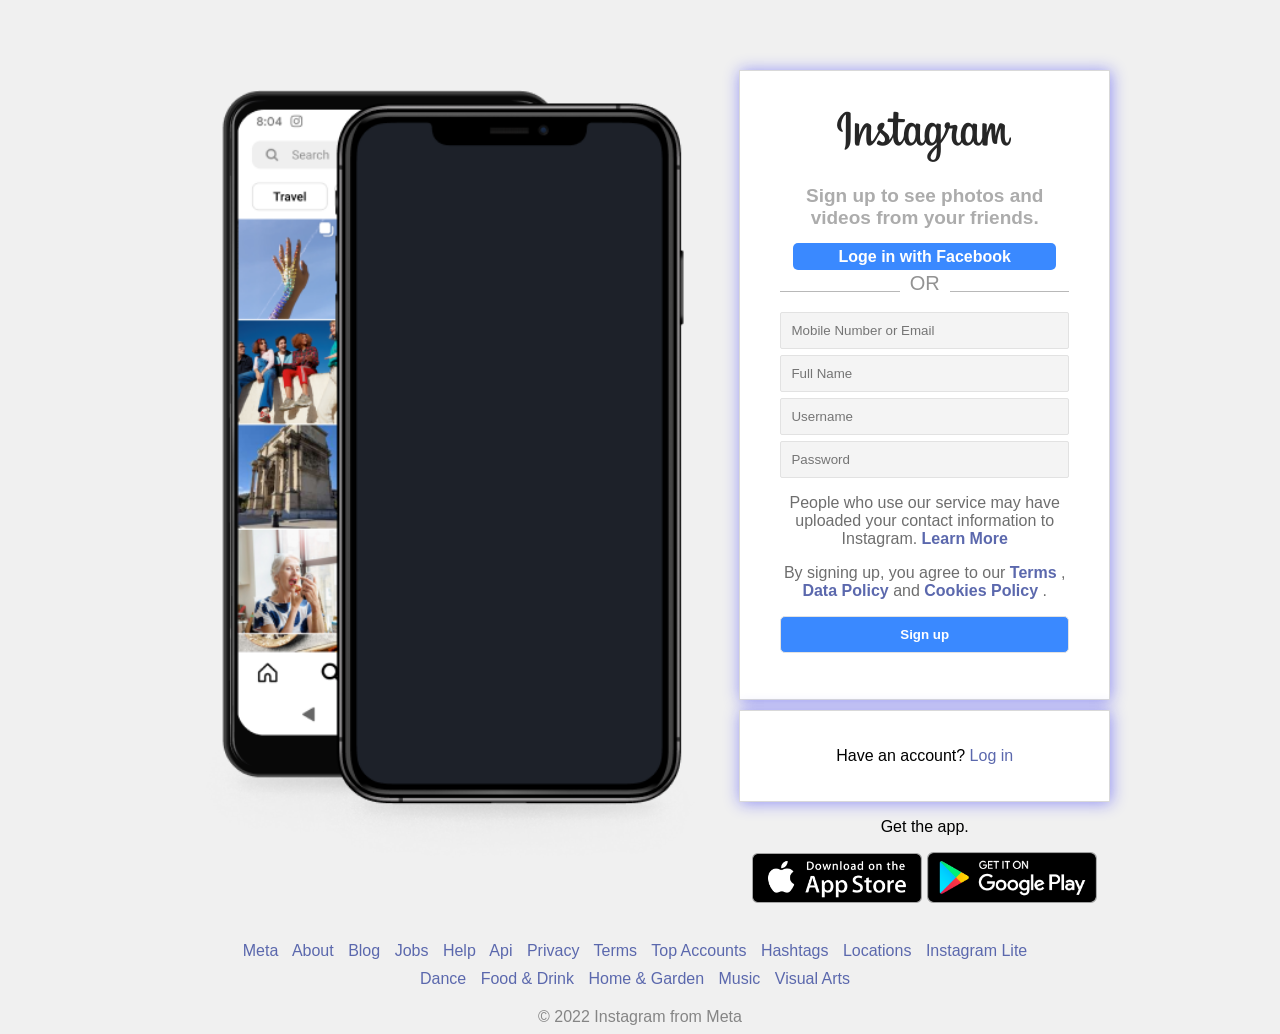
<file: index.html>
<!DOCTYPE html>
<html lang="en">

<head>
    <meta charset="UTF-8">
    <meta http-equiv="X-UA-Compatible" content="IE=edge">
    <meta name="viewport" content="width=device-width, initial-scale=1.0">
    <title>Instagram</title>
    <link rel="stylesheet" href="style.css">
</head>

<body>
    <div class="container">
        <div class="main">
            <div class="main-left">
                <img src="images/mobileframe.png" alt="schreenshot">
            </div>
            <div class="main-right">
                <div class="register-form">
                        <img src="images/instalogo.png" alt="">
                        <p class="p-firstoftype">
                            Sign up to see photos and videos from your friends.
                        </p>
                        <a class="logein-btn">
                            Loge in with Facebook
                        </a>
                        <div class="border-bottom">
                            <div class="or-text">
                                OR
                            </div>
                        </div>

                    <form action="">
                        <input type="text" placeholder="Mobile Number or Email">
                        <input type="text" placeholder="Full Name">
                        <input type="text" placeholder="Username">
                        <input type="password" placeholder="Password">
                        <p class="last-paragraph">
                            People who use our service may have uploaded your contact information to Instagram. <a
                                href="#">
                                Learn More
                            </a>
                        </p>
                        <p class="last-paragraph">By signing up, you agree to our <a href="#">Terms</a> , <a href="#">Data</a> <a
                                href="#">Policy</a> and <a href="#">Cookies Policy</a> .</p>
                        <input type="submit" value="Sign up">
                    </form>
                </div>
                <div class="switch-page">
                    <p>Have an account? <a href="#">Log in</a></p>
                </div>
                <div class="app-links">
                    <p>Get the app.</p>
                    <img src="images/appstore.png" alt="">
                    <img src="images/googleplay.png" alt="">
                </div>
            </div>
        </div>
        <div class="footer">
            <div class="footer-mainlinks">
                <a href="#">Meta</a>
                <a href="#">About</a>
                <a href="#">Blog</a>
                <a href="#">Jobs</a>
                <a href="#">Help</a>
                <a href="#">Api</a>
                <a href="#">Privacy</a>
                <a href="#">Terms</a>
                <a href="#">Top Accounts</a>
                <a href="#">Hashtags</a>
                <a href="#">Locations</a>
                <a href="#">Instagram Lite</a>
            </div>
            <div class="footer-seclinks">
                <a href="#">Dance</a>
                <a href="#">Food & Drink</a>
                <a href="#">Home & Garden</a>
                <a href="#">Music</a>
                <a href="#">Visual Arts</a>
            </div>
            <div class="footer-copyright">
                <span>© 2022 Instagram from Meta</span>
            </div>
        </div>
    </div>
</body>

</html>
</file>
<file: style.css>
body{
    background-color: #f0f0f0;
}

* {
    font-family: 'Segoe UI', Tahoma, Geneva, Verdana, sans-serif;
}

a{
    text-decoration: none;
    color:rgb(91, 104, 173);
}

.container{
    margin: 0 auto;
    width: 950px;
}

.main{
    margin-top:70px;
}

.main-left,.main-right{
    display: inline-block;
    vertical-align: top;
    text-align: center;
}

.main-left{
    width:60%;
    padding-top: 20px;
}
.main-right{
    width:39%;
}

.register-form,.switch-page{
    box-shadow: 1px 1px 15px rgba(19, 19, 252, 0.434);
    background-color: #fff;
    border:1px solid rgb(217, 217, 217);
    padding:40px
}

.register-form .logein-btn {
    background-color:  #3a89ff;
    color: #fff;
    border-radius: 5px;
    padding: 5px 45px;
    font-weight: bold;
}

.register-form .border-bottom{
    border-bottom: 1px solid rgb(184, 184, 184);
    height: 25px;
    margin-bottom: 20px;
}

.register-form .or-text{
    display: inline-block;
    background-color: #ffffff;
    color: rgb(147, 147, 147);
    margin: 10px;
    position: relative;
    bottom: 4px;
    font-size: 20px;
    padding: 0px 10px;
}

.register-form form input{
    display: block;
    margin:0 auto;
    width: 100%;
    background-color:rgb(244, 244, 244);
    padding:10px;
    box-sizing: border-box;
    border:1px solid rgb(226, 226, 226);
    margin-bottom: 6px;
    border-radius: 2px;
    outline: none;
}

.register-form form input:last-of-type{
    background-color: #3a89ff;
    color: #fff;
    border-radius: 5px;
    margin-top:15px;
    font-weight: bold;
}

.register-form .p-firstoftype{
    font-size:19px;
    font-weight: bold;
    color:rgb(172, 172, 172)
}

.register-form p a {
    font-weight: bold;
}

.register-form .last-paragraph{
    color: rgb(110, 110, 110);
}

.switch-page{
    padding:20px;
}

.main-right div{
    margin-bottom: 10px;
}

.app-links img{
    width: 170px;
}

.main-left img{
    width: 100%;
}

.footer div{
    text-align: center;
}

.footer a{
    margin-right: 10px;
}

.footer-mainlinks{
    margin-bottom: 10px;
    margin-top: 25px;
}

.footer-seclinks{
    margin-bottom: 20px;
}

.footer-copyright span{
    color:rgb(133, 133, 133)
}
</file>
